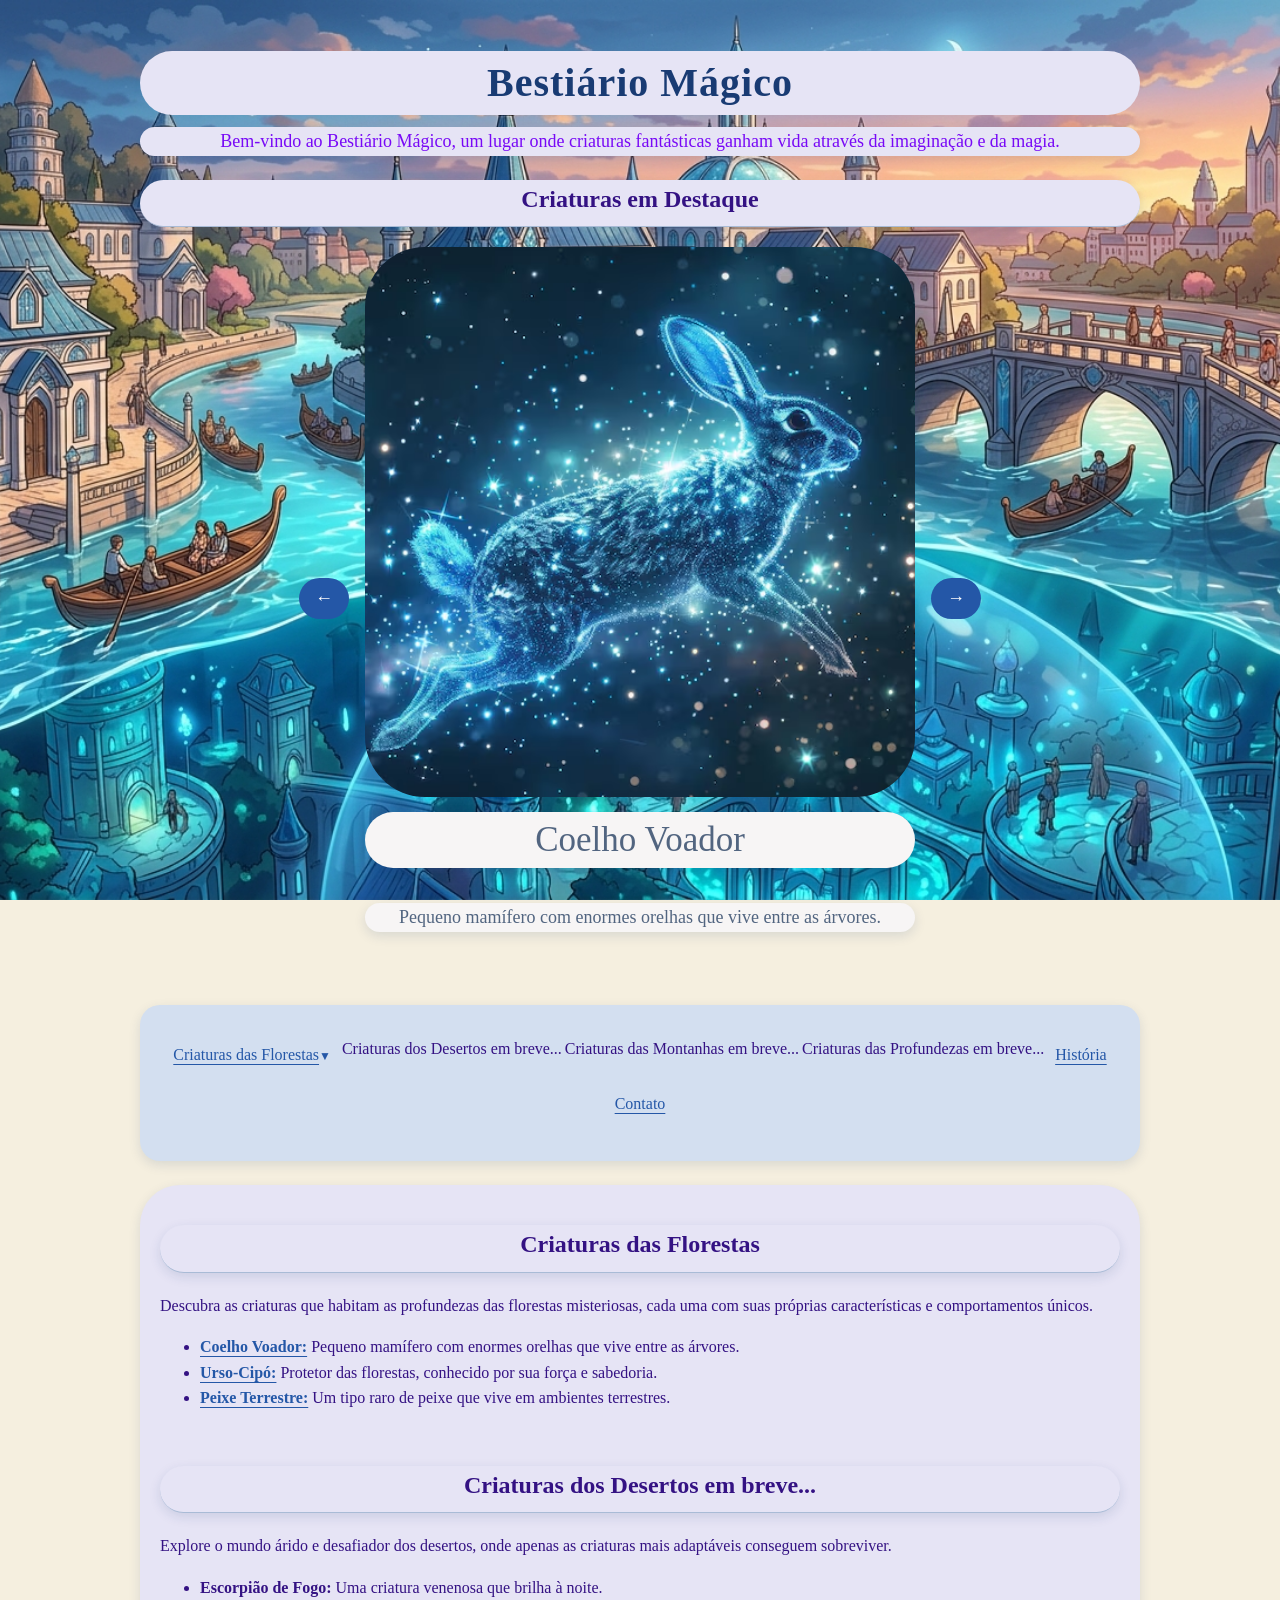
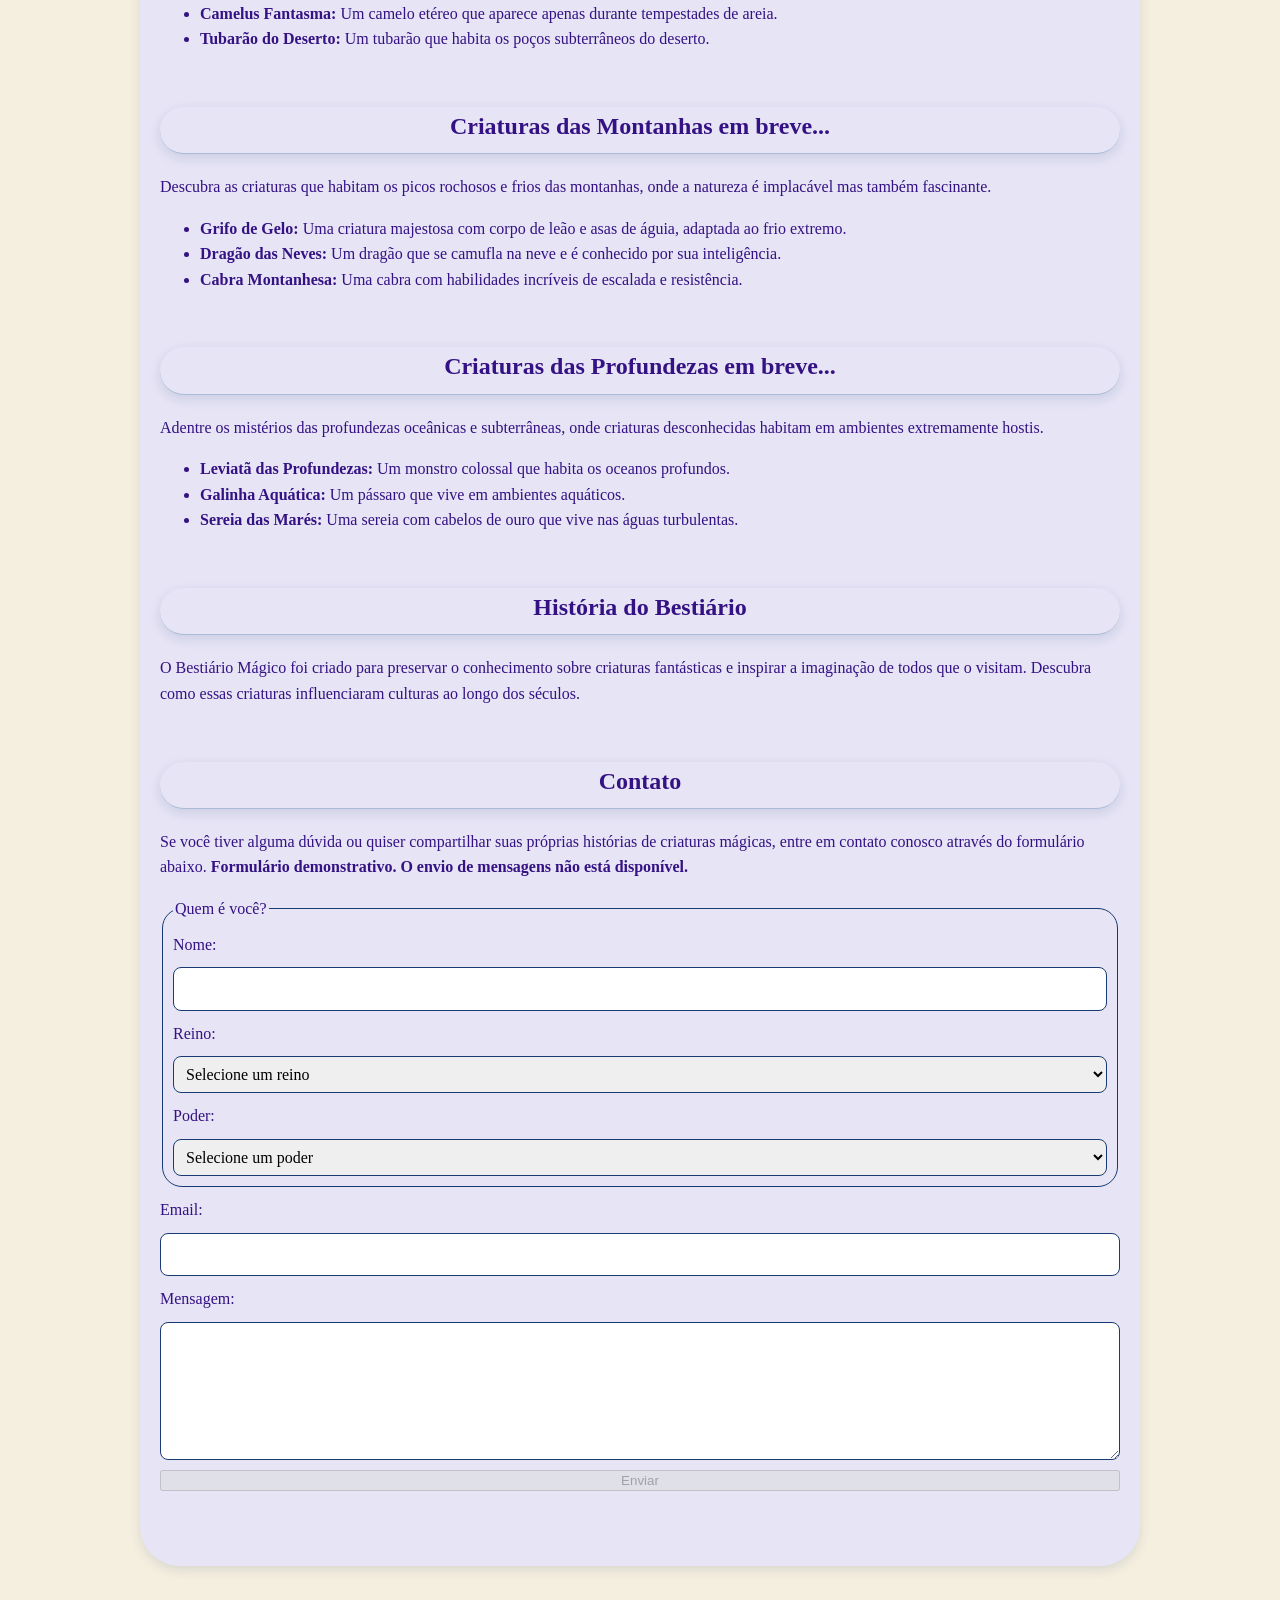
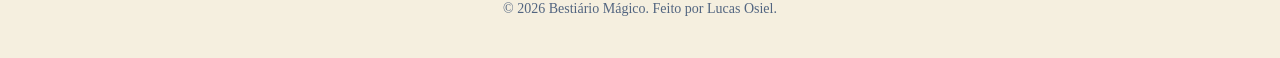
<file: index.html>
<!DOCTYPE html>
<html lang="pt-BR">
<head>
    <link rel="stylesheet" href="style.css">
   
    <meta charset="UTF-8">
    <meta name="viewport" content="width=device-width, initial-scale=1.0">
    <title>Bestiário Mágico</title>
</head>
<body>
    <header>
        <h1>Bestiário Mágico</h1>
        <p>Bem-vindo ao Bestiário Mágico, um lugar onde criaturas fantásticas ganham vida através da imaginação e da magia.</p>
    </header>
    <section id="Carrossel">
        <h2>Criaturas em Destaque</h2>
        <div class="carrossel-conteudo">
            <button type="button" id="botao-esquerdo" aria-label="Anterior">&larr;</button>
         <div class="criatura-destaque"> <a id="link-criatura" href="Coelho-Voador.html"> <img src="imagens/Coelho-Voador.avif" alt="Coelho Voador"> </a>
            <p id="nome-criatura">Coelho Voador</p>
            <p id="descricao-criatura">Pequeno mamífero com enormes orelhas que vive entre as árvores.</p>
         </div>  
            <button type="button" id="botao-direito" aria-label="Próximo">&rarr;</button>
        </div>
    </section>
    <nav>
        <ul>
            <li class="tem-submenu"><a href="#criaturas-das-florestas">Criaturas das Florestas</a>
            <ul>
                <li><a href="Coelho-Voador.html">Coelho Voador</a></li>
                <li><a href="Urso-Cipo.html">Urso-Cipó</a></li>
                <li><a href="Peixe-Terrestre.html">Peixe Terrestre</a></li>
            </ul>
            </li>
            <li class="tem-submenu">Criaturas dos Desertos em breve...
            <ul>
                <li>Escorpião de Fogo</li>
                <li>Camelus Fantasma</li>
                <li>Tubarão do Deserto</li>
             </ul>    
            </li>
            <li class="tem-submenu">Criaturas das Montanhas em breve...
            <ul>
                <li>Grifo de Gelo</li>
                <li>Dragão das Neves</li>
                <li>Cabra Montanhesa</li>
            </ul>
            </li>
            <li class="tem-submenu">Criaturas das Profundezas em breve...
            <ul>
                <li>Leviatã das Profundezas</li>
                <li>Galinha Aquática</li>
                <li>Sereia das Marés</li>
            </ul>
            </li>
            <li><a href="#historia">História</a></li>
            <li><a href="#contato">Contato</a></li>
        </ul>
    </nav>
    <main>
        <section id="criaturas-das-florestas">
            <h2>Criaturas das Florestas</h2>
            <p>Descubra as criaturas que habitam as profundezas das florestas misteriosas, cada uma com suas próprias características e comportamentos únicos.</p>
            <ul>
                <li><strong><a href="Coelho-Voador.html">Coelho Voador:</a></strong> Pequeno mamífero com enormes orelhas que vive entre as árvores.</li>
                <li><strong><a href="Urso-Cipo.html">Urso-Cipó:</a></strong> Protetor das florestas, conhecido por sua força e sabedoria.</li>
                <li><strong><a href="Peixe-Terrestre.html">Peixe Terrestre:</a></strong> Um tipo raro de peixe que vive em ambientes terrestres.</li>
            </ul>
        </section>
        <section id="criaturas-dos-desertos">
            <h2>Criaturas dos Desertos em breve...</h2>
            <p>Explore o mundo árido e desafiador dos desertos, onde apenas as criaturas mais adaptáveis conseguem sobreviver.</p>
            <ul>
                <li><strong>Escorpião de Fogo:</strong> Uma criatura venenosa que brilha à noite.</li>
                <li><strong>Camelus Fantasma:</strong> Um camelo etéreo que aparece apenas durante tempestades de areia.</li>
                <li><strong>Tubarão do Deserto:</strong> Um tubarão que habita os poços subterrâneos do deserto.</li>
            </ul>
        </section>
        <section id="criaturas-das-montanhas">
            <h2>Criaturas das Montanhas em breve...</h2>
            <p>Descubra as criaturas que habitam os picos rochosos e frios das montanhas, onde a natureza é implacável mas também fascinante.</p>
            <ul>
                <li><strong>Grifo de Gelo:</strong> Uma criatura majestosa com corpo de leão e asas de águia, adaptada ao frio extremo.</li>
                <li><strong>Dragão das Neves:</strong> Um dragão que se camufla na neve e é conhecido por sua inteligência.</li>
                <li><strong>Cabra Montanhesa:</strong> Uma cabra com habilidades incríveis de escalada e resistência.</li>
            </ul>
        </section>
        <section id="criaturas-das-profundezas">
            <h2>Criaturas das Profundezas em breve...</h2>
            <p>Adentre os mistérios das profundezas oceânicas e subterrâneas, onde criaturas desconhecidas habitam em ambientes extremamente hostis.</p>
            <ul>
                <li><strong>Leviatã das Profundezas:</strong> Um monstro colossal que habita os oceanos profundos.</li>
                <li><strong>Galinha Aquática:</strong> Um pássaro que vive em ambientes aquáticos.</li>
                <li><strong>Sereia das Marés:</strong> Uma sereia com cabelos de ouro que vive nas águas turbulentas.</li>
            </ul>
        </section>
        <section id="historia">
            <h2>História do Bestiário</h2>
            <p>O Bestiário Mágico foi criado para preservar o conhecimento sobre criaturas fantásticas e inspirar a imaginação de todos que o visitam. Descubra como essas criaturas influenciaram culturas ao longo dos séculos.</p>
        </section>
        <section id="contato">
            <h2>Contato</h2>
            <p>Se você tiver alguma dúvida ou quiser compartilhar suas próprias histórias de criaturas mágicas, entre em contato conosco através do formulário abaixo.<strong> Formulário demonstrativo. O envio de mensagens não está disponível.</strong></p>
            <form action="#" method="post">
                <fieldset>
                    <legend>Quem é você?</legend>
                   
                <label for="nome">Nome:</label>
                <input type="text" id="nome" name="nome" required>
                <label for="reino">Reino:</label>
                <select id="reino" name="reino" required>
                    <option value="">Selecione um reino</option>
                    <option value="fogo">Fogo</option>
                    <option value="agua">Água</option>
                    <option value="terra">Terra</option>
                    <option value="ar">Ar</option>
                    <option value="trevas">Trevas</option>
                    <option value="luz">Luz</option>
                    <option value="raio">Raio</option>
                </select>
                <label for="poder">Poder:</label>
                <select id="poder" name="poder" required>
                    <option value="">Selecione um poder</option>
                    <option value="fogo">Fogo</option>
                    <option value="agua">Água</option>
                    <option value="terra">Terra</option>
                    <option value="ar">Ar</option>
                    <option value="raio">Raio</option>
                    <option value="trevas">Trevas</option>
                    <option value="luz">Luz</option>
                </select>
            </fieldset>
                <label for="email">Email:</label>
                <input type="email" id="email" name="email" required>
                <label for="mensagem">Mensagem:</label>
                <textarea id="mensagem" name="mensagem" required></textarea>
                <button type="submit" disabled>Enviar</button>
            </form>
        </section>
    </main>
    <footer>
        <p>&copy; 2026 Bestiário Mágico. Feito por Lucas Osiel.</p>
    </footer>
     <script src="script.js"></script>
</body>
</html>
</file>
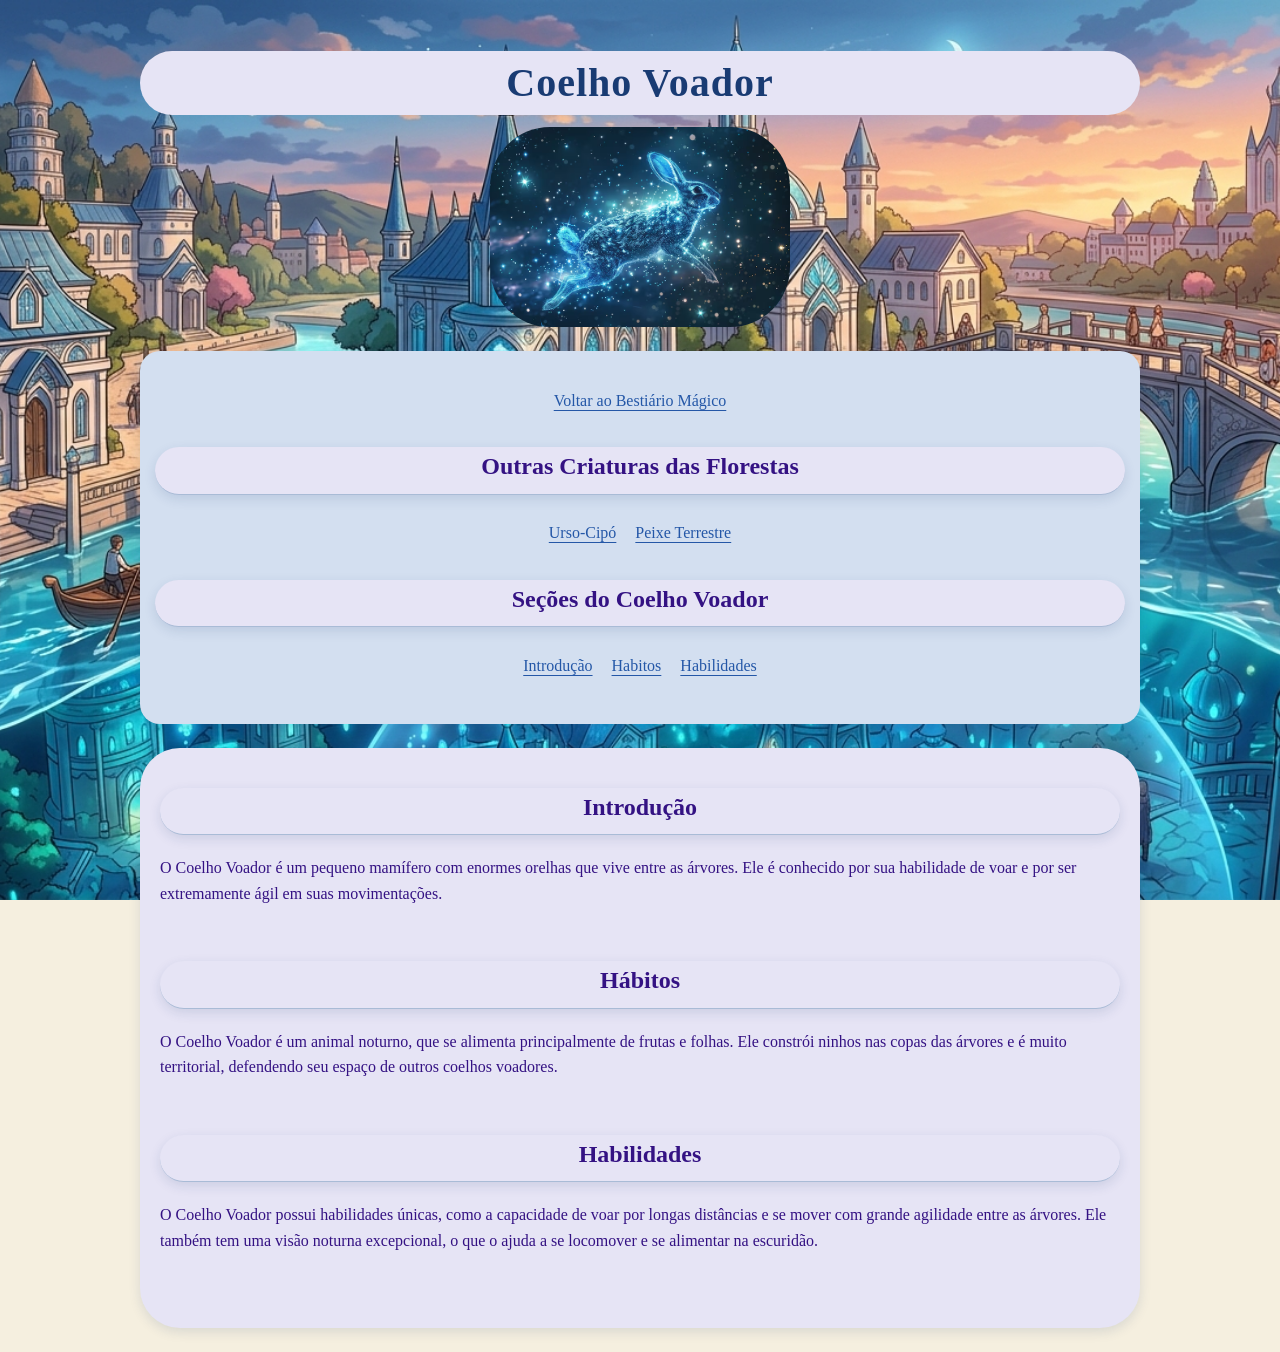
<file: Coelho-Voador.html>
<!DOCTYPE html>
<html lang="pt-BR">
<head>
    <link rel="stylesheet" href="style.css">
    <meta charset="UTF-8">
    <meta name="viewport" content="width=device-width, initial-scale=1.0">
    <title>Coelho Voador</title>
</head>
<body>
    <header>
        <h1>Coelho Voador</h1>
        <img src="imagens/Coelho-Voador.avif" alt="Imagem do Coelho Voador" width="300">
    </header>
    <nav>
        <ul>
            <li><a href="index.html">Voltar ao Bestiário Mágico</a></li>
        </ul>  
         <h2>Outras Criaturas das Florestas</h2>  
        <ul>
           
            <li><a href="Urso-Cipo.html">Urso-Cipó</a></li>
            <li><a href="Peixe-Terrestre.html">Peixe Terrestre</a></li>
        </ul>
        <h2>Seções do Coelho Voador</h2>
        <ul>    
            
            <li><a href= "#introdução">Introdução</a></li>
            <li><a href= "#habitos">Habitos</a></li>
            <li><a href= "#habilidades">Habilidades</a></li>
        </ul>
    </nav>
    <main>
        <section id="introdução">
            <h2>Introdução</h2>
            <p>O Coelho Voador é um pequeno mamífero com enormes orelhas que vive entre as árvores. Ele é conhecido por sua habilidade de voar e por ser extremamente ágil em suas movimentações.</p>
        </section>
        <section id="habitos">
            <h2>Hábitos</h2>
            <p>O Coelho Voador é um animal noturno, que se alimenta principalmente de frutas e folhas. Ele constrói ninhos nas copas das árvores e é muito territorial, defendendo seu espaço de outros coelhos voadores.</p>
        </section>
        <section id="habilidades">
            <h2>Habilidades</h2>    
            <p>O Coelho Voador possui habilidades únicas, como a capacidade de voar por longas distâncias e se mover com grande agilidade entre as árvores. Ele também tem uma visão noturna excepcional, o que o ajuda a se locomover e se alimentar na escuridão.</p>
        </section>
    </main>
</body>
</html>
</file>
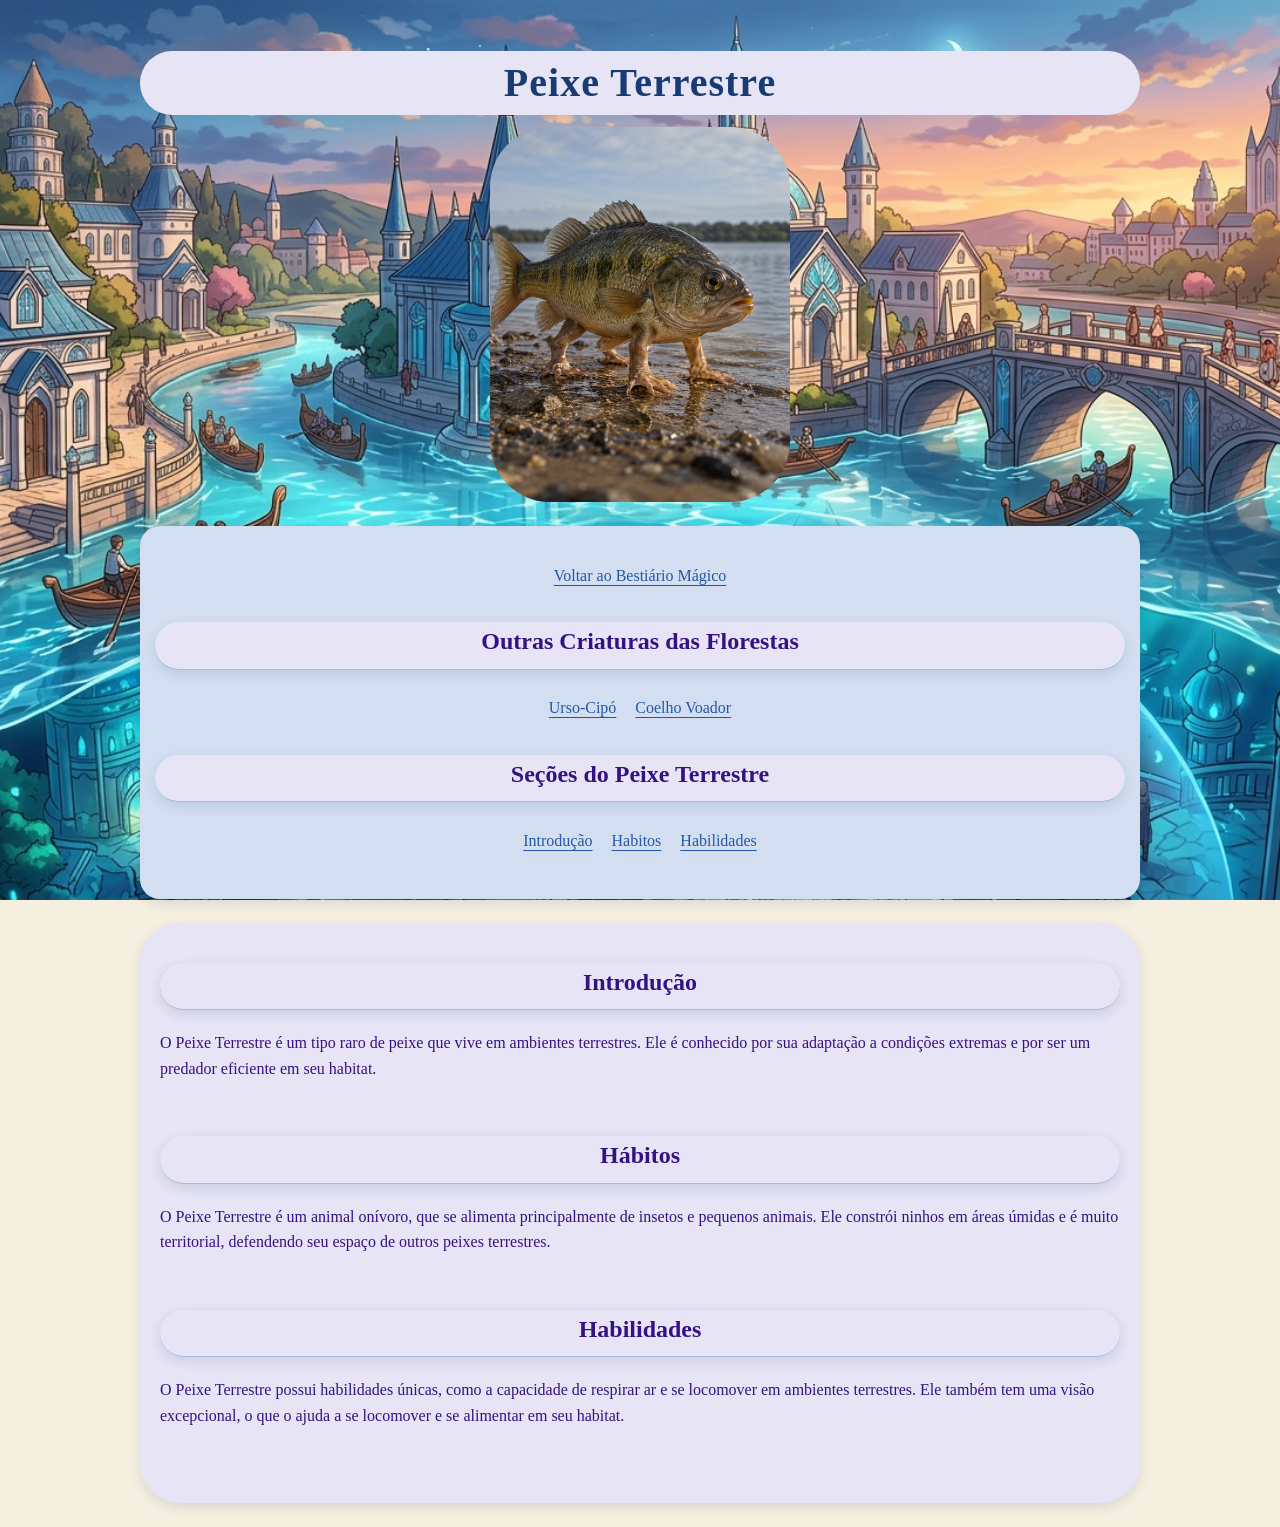
<file: Peixe-Terrestre.html>
<!DOCTYPE html>
<html lang="pt-BR">
<head>
    <link rel="stylesheet" href="style.css">
    <meta charset="UTF-8">
    <meta name="viewport" content="width=device-width, initial-scale=1.0">
    <title>Peixe Terrestre</title>
</head>
<body>
    <header>
        <h1>Peixe Terrestre</h1>
        <img src="imagens/Peixe Anfíbio na Margem do Lago.png" alt="Imagem do Peixe Terrestre" width="300">
    </header>
    <nav>
        <ul>
            <li><a href="index.html">Voltar ao Bestiário Mágico</a></li>
        </ul>  
         <h2>Outras Criaturas das Florestas</h2>  
        <ul>
           
            <li><a href="Urso-Cipo.html">Urso-Cipó</a></li>
            <li><a href="Coelho-Voador.html">Coelho Voador</a></li>
        </ul>
        <h2>Seções do Peixe Terrestre</h2>
        <ul>    
            
            <li><a href= "#introdução">Introdução</a></li>
            <li><a href= "#habitos">Habitos</a></li>
            <li><a href= "#habilidades">Habilidades</a></li>
        </ul>
    </nav>
    <main>
        <section id="introdução">
            <h2>Introdução</h2>
            <p>O Peixe Terrestre é um tipo raro de peixe que vive em ambientes terrestres. Ele é conhecido por sua adaptação a condições extremas e por ser um predador eficiente em seu habitat.</p>
        </section>
        <section id="habitos">
            <h2>Hábitos</h2>
            <p>O Peixe Terrestre é um animal onívoro, que se alimenta principalmente de insetos e pequenos animais. Ele constrói ninhos em áreas úmidas e é muito territorial, defendendo seu espaço de outros peixes terrestres.</p>
        </section>
        <section id="habilidades">
            <h2>Habilidades</h2>    
            <p>O Peixe Terrestre possui habilidades únicas, como a capacidade de respirar ar e se locomover em ambientes terrestres. Ele também tem uma visão excepcional, o que o ajuda a se locomover e se alimentar em seu habitat.</p>
        </section>
    </main>
</body>
</html>
</file>
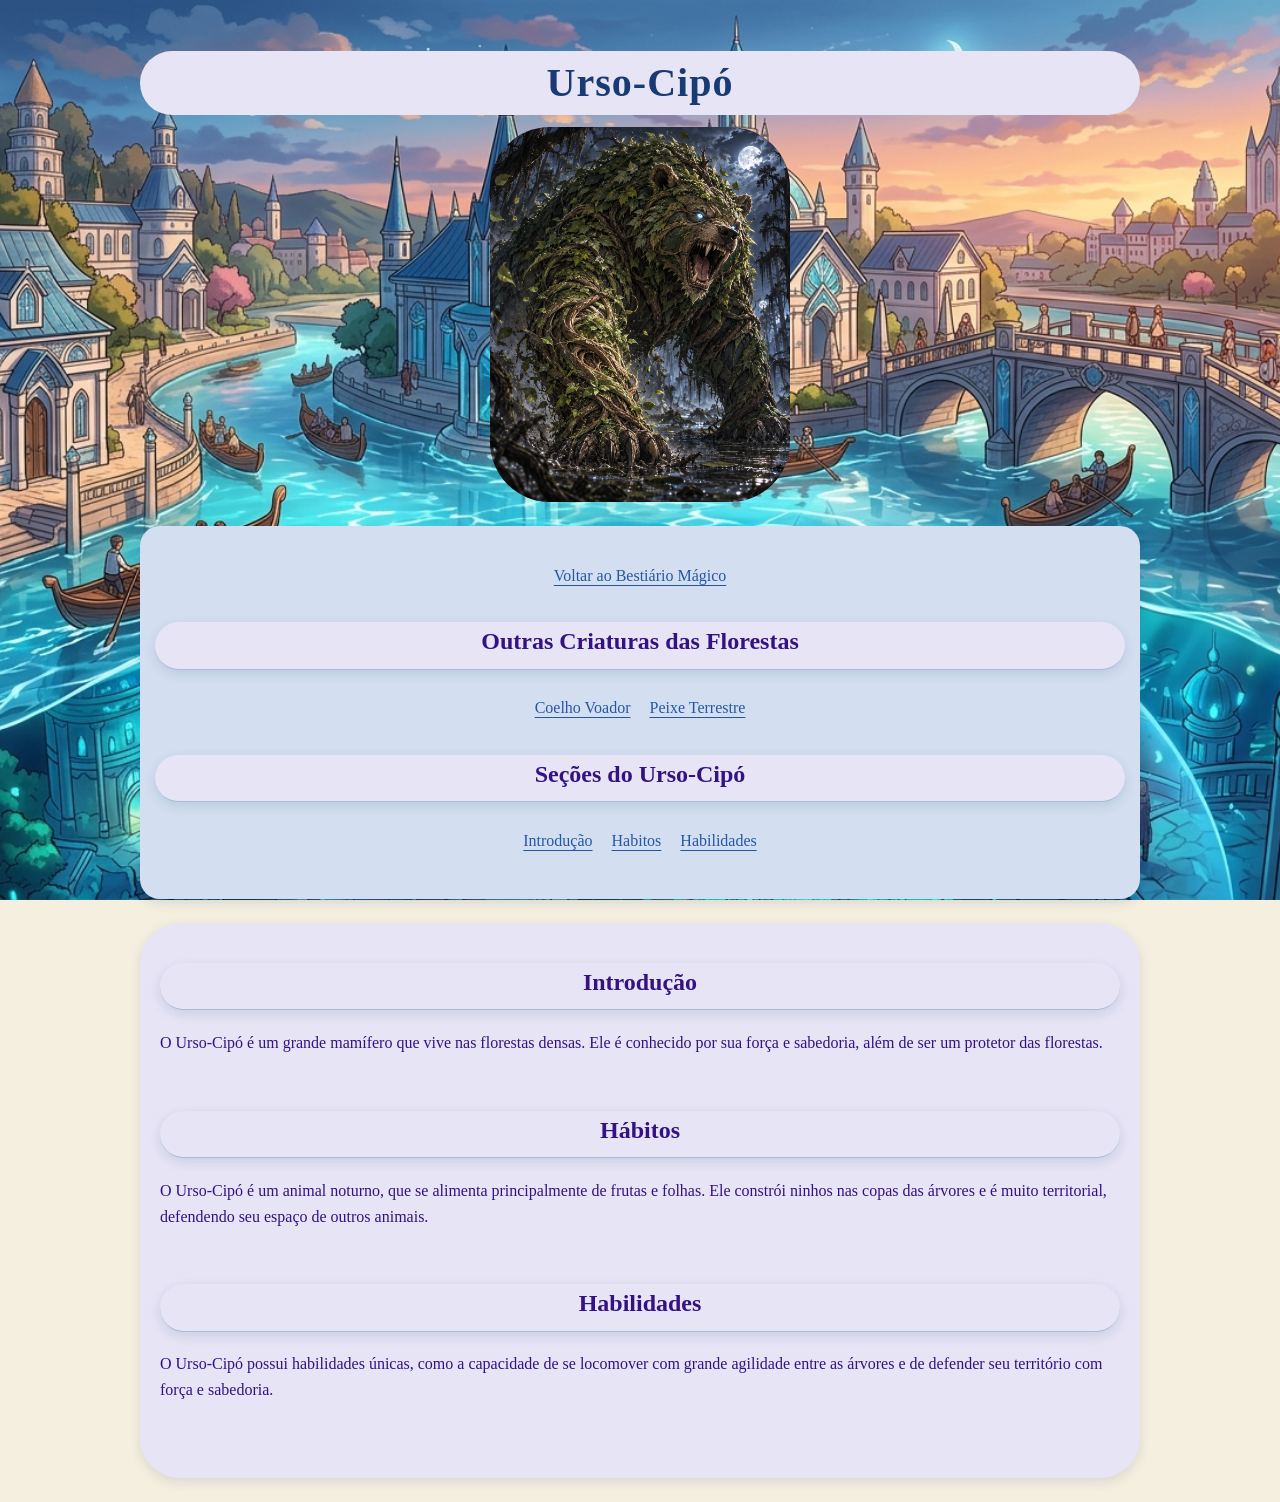
<file: Urso-Cipo.html>
<!DOCTYPE html>
<html lang="pt-BR">
<head>
    <link rel="stylesheet" href="style.css">
    <meta charset="UTF-8">
    <meta name="viewport" content="width=device-width, initial-scale=1.0">
    <title>Urso-Cipó</title>
</head>
<body>
    <header>
        <h1>Urso-Cipó</h1>
        <img src="imagens/Guardião de Madeira Sob a Lua Cheia.png" alt="Imagem do Urso-Cipó" width="300">
    </header>
    <nav>
        <ul>
            <li><a href="index.html">Voltar ao Bestiário Mágico</a></li>
        </ul>  
         <h2>Outras Criaturas das Florestas</h2>  
        <ul>
           
            <li><a href="Coelho-Voador.html">Coelho Voador</a></li>
            <li><a href="Peixe-Terrestre.html">Peixe Terrestre</a></li>
        </ul>
        <h2>Seções do Urso-Cipó</h2>
        <ul>    
            
            <li><a href= "#introdução">Introdução</a></li>
            <li><a href= "#habitos">Habitos</a></li>
            <li><a href= "#habilidades">Habilidades</a></li>
        </ul>
    </nav>
    <main>
        <section id="introdução">
            <h2>Introdução</h2>
            <p>O Urso-Cipó é um grande mamífero que vive nas florestas densas. Ele é conhecido por sua força e sabedoria, além de ser um protetor das florestas.</p>
        </section>
        <section id="habitos">
            <h2>Hábitos</h2>
            <p>O Urso-Cipó é um animal noturno, que se alimenta principalmente de frutas e folhas. Ele constrói ninhos nas copas das árvores e é muito territorial, defendendo seu espaço de outros animais.</p>
        </section>
        <section id="habilidades">
            <h2>Habilidades</h2>    
            <p>O Urso-Cipó possui habilidades únicas, como a capacidade de se locomover com grande agilidade entre as árvores e de defender seu território com força e sabedoria.</p>
        </section>
    </main>
</body>
</html>
</file>
<file: style.css>
body {
    background-color: #f5efdf;
    color: #341283;
    font-family: Georgia, serif;
    line-height: 1.6;
    max-width: 1000px;
    margin: 0 auto;
    padding: 24px;
     background-image: url("imagens/Gemini_Generated_Image_z4yso9z4yso9z4ys.png");
    background-size: cover;
    background-position: center;
    background-repeat: no-repeat;
    background-attachment: fixed;
}

header p {
    background-color: #e6e4f5;
    border-radius: 40px;
    box-shadow: 0 4px 12px #193b7320;
    text-align: center;
    font-size: 18px;
    margin-top: 8px;
    color: #7809f6;
}

header img {
    display: block;
    margin: 0 auto;
    border-radius: 60px;
    max-width: 100%;
    height: auto;
}

h1 {
    background-color: #e6e4f5;
    border-radius: 40px;
    font-size: 40px;
    color: #193b73;
    margin-bottom: 12px;
    letter-spacing: 1px;
    text-align: center;
}

main {
    background-color: #e6e4f5;
    padding: 20px;
    border-radius: 40px;
    box-shadow: 0 4px 12px #193b7320;
}

section {
    margin-bottom: 55px;
}

h2 {
    background-color: #e6e4f5;
    border-radius: 40px;
    box-shadow: 0 4px 12px #193b7320;
    border-bottom: 1px solid #a9bbd6;
    padding-bottom: 8px;
    text-align: center;
}

a {
    color: #2457a7;
    text-decoration: underline;
    text-underline-offset: 4px;
}

a:hover {
    color: #713bb5;
    transition: color 0.3s ease;
}

nav {
    background-color: #d3dff0;
    padding: 15px;
    border-radius: 20px;
    margin-bottom: 24px;
    box-shadow: 0 4px 12px #193b7320;
}

nav ul {
    list-style-type: none;
    padding: 0;
    display: flex;
    flex-wrap: wrap;
    gap: 3px;
    justify-content: center;
}

nav ul ul {
    display: none;
}



nav li:hover > ul {
    display: block;
    position: absolute;
    background-color: #d3dff0;
    padding: 10px;
    border-radius: 8px;
    box-shadow: 0 4px 12px #193b7320;
}

.tem-submenu > a::after {
    content: " ▼";
    font-size: 12px;
    display: inline-block;
    transition: transform 0.8s ease;
}

.tem-submenu:hover > a::after,.tem-submenu:focus-within > a::after {
    transform: rotate(180deg);
}

nav li {
    margin-bottom: 8px;
}

nav a:hover {
    background-color: #bccde5;
}

nav a {
    display: inline-block;
    padding: 6px 8px;
    border-radius: 8px;
}

header {
    margin-bottom: 24px;
}

header img {
    border-radius: 60px;
    max-width: 100%;
    height: auto;
}

footer {
    text-align: center;
    margin-top: 32px;
    font-size: 14px;
    color: #526580;
}

.criatura-destaque {
    width: 550px;
    max-width: 100%;
    min-width: 0;
    text-align: center;
}

#Carrossel img {
    max-width: 100%;
    height: auto;
    border-radius: 60px;
    width: 550px;
    height: 550px;
    object-fit: cover;
}

#Carrossel p {
    text-align: center;
    font-size: 35px;
    margin-top: 8px;
}

#Carrossel p#descricao-criatura, #nome-criatura {
    background-color: #f7f5f5;
    border-radius: 40px;
    box-shadow: 0 4px 12px #193b7320;
    font-size: 18px;
    margin-top: 8px;
    color: #526580;
}

.carrossel-conteudo {
    display: flex;
    align-items: center;
    justify-content: center;
    gap: 16px;
}

#Carrossel button {
    background-color: #2457a7;
    color: white;
    border: none;
    padding: 10px 16px;
    border-radius: 30px;
    cursor: pointer;
    font-size: 18px;
    transition: background-color 1.5s ease;
}

#Carrossel button:focus-visible {
    outline: 4px solid #b51212;
}

#Carrossel button:hover {
    background-color: #c91818;
}

#contato form {
    display: flex;
    flex-direction: column;
    gap: 10px;
}

#contato fieldset {
    border: 1px solid #193b73;
    border-radius: 20px;
    padding: 10px;
    display: flex;
    flex-direction: column;
    gap: 10px;
}

#contato input,
#contato select,
#contato textarea {
    padding: 8px;
    border-radius: 8px;
    border: 1px solid #193b73;
    font-size: 16px;
    font: inherit;

}

#contato textarea {
    resize: vertical;
    min-height: 120px;
}

#contato input:focus,
#contato select:focus,
#contato textarea:focus {
    outline: 3px solid #2457a7;
    outline-offset: 2px;
}
</file>
